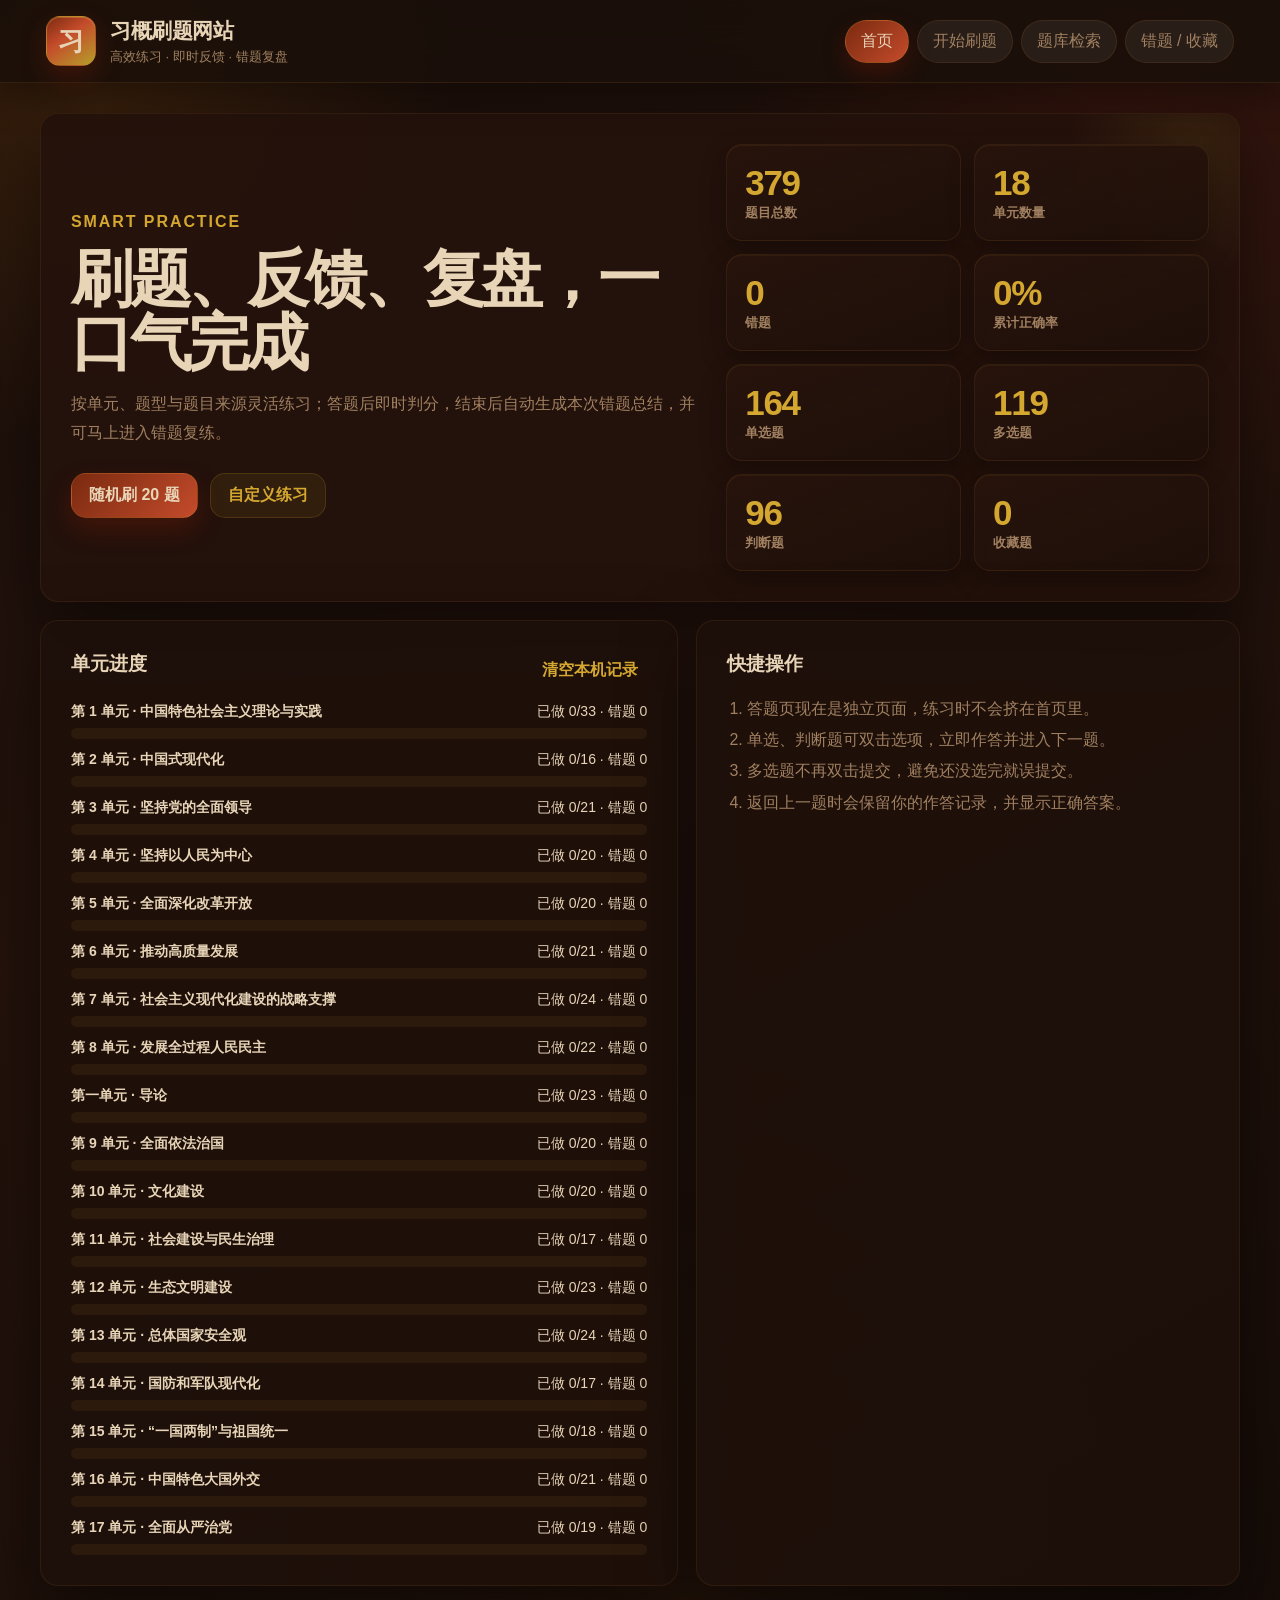
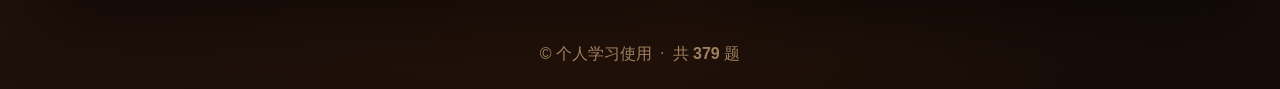
<file: index.html>
<!doctype html>
<html lang="zh-CN">
<head>
  <meta charset="utf-8" />
  <meta name="viewport" content="width=device-width, initial-scale=1" />
  <meta name="description" content="习概高效刷题：单元练习、错题复盘、收藏题与本地记录。" />
  <title>习概刷题网站</title>
  <link rel="stylesheet" href="styles.css" />
</head>
<body data-page="home">
  <header class="site-header">
    <a class="brand brand-link" href="index.html" aria-label="返回首页">
      <span class="logo" aria-hidden="true">习</span>
      <div>
        <h1>习概刷题网站</h1>
        <p>高效练习 · 即时反馈 · 错题复盘</p>
      </div>
    </a>
    <nav class="tabs" aria-label="主导航">
      <button class="tab active" data-view="home">首页</button>
      <a class="tab link-tab" href="practice.html">开始刷题</a>
      <button class="tab" data-view="bank">题库检索</button>
      <button class="tab" data-view="saved">错题 / 收藏</button>
    </nav>
  </header>

  <main>
    <section id="view-home" class="view active">
      <div class="hero card">
        <div>
          <p class="eyebrow">Smart Practice</p>
          <h2>刷题、反馈、复盘，一口气完成</h2>
          <p class="muted">按单元、题型与题目来源灵活练习；答题后即时判分，结束后自动生成本次错题总结，并可马上进入错题复练。</p>
          <div class="hero-actions">
            <a class="primary button-link" href="practice.html?quick=1">随机刷 20 题</a>
            <a class="secondary button-link" href="practice.html">自定义练习</a>
          </div>
        </div>
        <div class="stats-grid" id="statsGrid"></div>
      </div>

      <div class="layout-two">
        <section class="card glass-card">
          <div class="section-head">
            <h3>单元进度</h3>
            <button class="text-btn" id="resetProgress">清空本机记录</button>
          </div>
          <div id="unitProgress" class="unit-progress"></div>
        </section>
        <section class="card glass-card">
          <h3>快捷操作</h3>
          <ol class="tips">
            <li>答题页现在是独立页面，练习时不会挤在首页里。</li>
            <li>单选、判断题可双击选项，立即作答并进入下一题。</li>
            <li>多选题不再双击提交，避免还没选完就误提交。</li>
            <li>返回上一题时会保留你的作答记录，并显示正确答案。</li>
          </ol>
        </section>
      </div>
    </section>

    <section id="view-bank" class="view">
      <div class="card">
        <div class="section-head wrap">
          <div>
            <h2>题库检索</h2>
            <p class="muted">可按关键词、单元、题型筛选，并展开查看答案。</p>
          </div>
          <div class="search-row">
            <input id="searchInput" type="search" placeholder="搜索题干或选项，例如：依法治国" />
            <select id="bankUnitFilter"></select>
            <select id="bankTypeFilter">
              <option value="all">全部题型</option>
              <option value="single">单选题</option>
              <option value="multiple">多选题</option>
              <option value="judge">判断题</option>
            </select>
          </div>
        </div>
        <div id="bankList" class="bank-list"></div>
      </div>
    </section>

    <section id="view-saved" class="view">
      <div class="layout-two saved-layout">
        <section class="card">
          <div class="section-head wrap">
            <div>
              <h2>错题本</h2>
              <p class="muted">错题会按章节归档。可练全部错题，也可只练某一章错题。</p>
            </div>
            <div class="head-actions">
              <a class="primary button-link" id="practiceAllWrong" href="practice.html?pool=wrong">练习全部错题</a>
              <button class="text-btn" id="clearWrong">清空错题</button>
            </div>
          </div>
          <div id="wrongChapterList" class="chapter-wrong-list"></div>
          <div id="wrongList" class="bank-list compact"></div>
        </section>
        <section class="card">
          <div class="section-head">
            <h2>收藏题</h2>
            <button class="text-btn" id="clearStarred">清空收藏</button>
          </div>
          <div id="starredList" class="bank-list compact"></div>
        </section>
      </div>
    </section>
  </main>

  <footer>
    <span>© 个人学习使用</span>
    <span>·</span>
    <span>共 <strong id="footerTotal">0</strong> 题</span>
  </footer>

  <script src="questions.js"></script>
  <script src="app.js"></script>
</body>
</html>
</file>
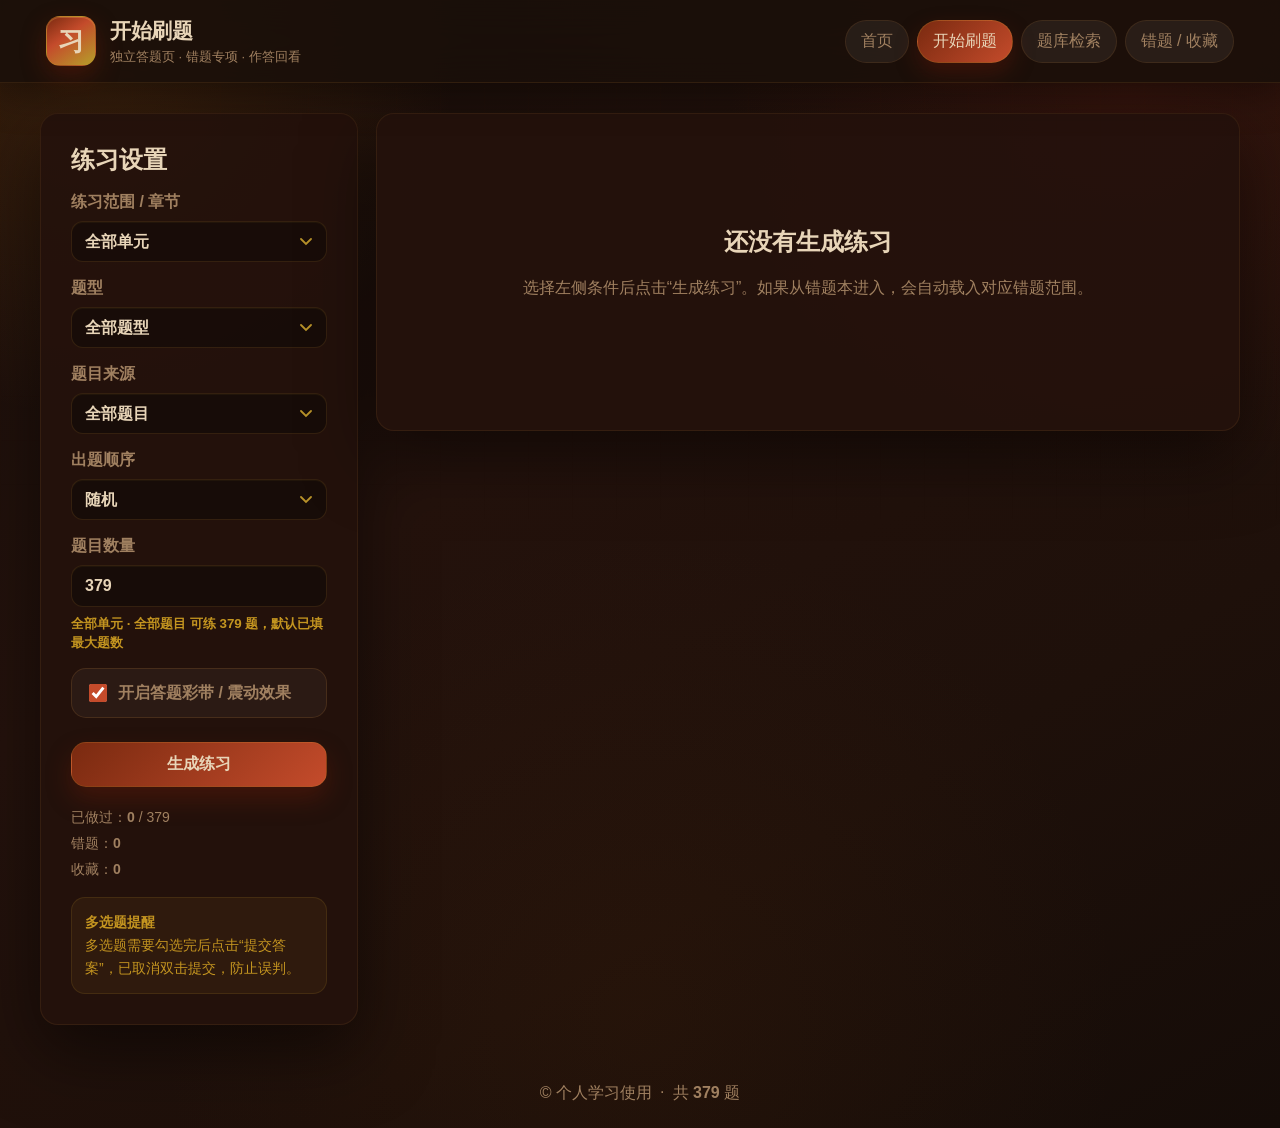
<file: practice.html>
<!doctype html>
<html lang="zh-CN">
<head>
  <meta charset="utf-8" />
  <meta name="viewport" content="width=device-width, initial-scale=1" />
  <meta name="description" content="习概刷题练习页：自定义练习、错题练习、作答记录回看。" />
  <title>开始刷题 · 习概刷题网站</title>
  <link rel="stylesheet" href="styles.css" />
</head>
<body data-page="practice">
  <header class="site-header">
    <a class="brand brand-link" href="index.html" aria-label="返回首页">
      <span class="logo" aria-hidden="true">习</span>
      <div>
        <h1>开始刷题</h1>
        <p>独立答题页 · 错题专项 · 作答回看</p>
      </div>
    </a>
    <nav class="tabs" aria-label="主导航">
      <a class="tab link-tab" href="index.html#home">首页</a>
      <span class="tab active">开始刷题</span>
      <a class="tab link-tab" href="index.html#bank">题库检索</a>
      <a class="tab link-tab" href="index.html#saved">错题 / 收藏</a>
    </nav>
  </header>

  <main>
    <section class="view active">
      <div class="practice-shell">
        <aside class="controls card">
          <h2>练习设置</h2>
          <label>练习范围 / 章节
            <select id="unitFilter"></select>
          </label>
          <label>题型
            <select id="typeFilter">
              <option value="all">全部题型</option>
              <option value="single">单选题</option>
              <option value="multiple">多选题</option>
              <option value="judge">判断题</option>
            </select>
          </label>
          <label>题目来源
            <select id="poolFilter">
              <option value="all">全部题目</option>
              <option value="wrong">错题练习</option>
              <option value="starred">只刷收藏</option>
              <option value="unseen">优先未做</option>
            </select>
          </label>
          <label>出题顺序
            <select id="orderFilter">
              <option value="shuffle">随机</option>
              <option value="origin">原始顺序</option>
            </select>
          </label>
          <label>题目数量
            <input id="countInput" type="number" min="1" max="200" value="20" />
            <small class="form-hint" id="countHint">默认当前范围全部题</small>
          </label>
          <label class="toggle-line">
            <input id="effectsToggle" type="checkbox" checked />
            <span>开启答题彩带 / 震动效果</span>
          </label>
          <button class="primary full" id="startPractice">生成练习</button>
          <div class="mini-stats" id="practiceMiniStats"></div>
          <div class="side-note">
            <strong>多选题提醒</strong><br>
            多选题需要勾选完后点击“提交答案”，已取消双击提交，防止误判。
          </div>
        </aside>

        <section class="question-area card" aria-live="polite">
          <div id="questionBox" class="question-empty">
            <h2>还没有生成练习</h2>
            <p class="muted">选择左侧条件后点击“生成练习”。如果从错题本进入，会自动载入对应错题范围。</p>
          </div>
        </section>
      </div>
    </section>
  </main>

  <footer>
    <span>© 个人学习使用</span>
    <span>·</span>
    <span>共 <strong id="footerTotal">0</strong> 题</span>
  </footer>

  <script src="questions.js"></script>
  <script src="app.js"></script>
</body>
</html>
</file>
<file: styles.css>
:root {
  --bg: #1a0f0a;
  --surface: rgba(36, 18, 12, 0.92);
  --text: #e8d5b8;
  --muted: #a08060;
  --line: rgba(180, 120, 50, 0.2);
  --primary: #c44b2b;
  --primary-dark: #8b2a10;
  --primary-soft: rgba(196, 75, 43, 0.15);
  --gold: #b8922a;
  --gold-light: #d4a830;
  --rose: #a34430;
  --success: #5a8a3a;
  --danger: #b03020;
  --warning: #c49520;
  --shadow: 0 26px 70px rgba(0, 0, 0, 0.5);
  --shadow-soft: 0 14px 34px rgba(0, 0, 0, 0.35);
  --radius: 18px;
}

* { box-sizing: border-box; }
html { scroll-behavior: smooth; }
body {
  margin: 0;
  font-family: -apple-system, BlinkMacSystemFont, "Segoe UI", "Microsoft YaHei", "PingFang SC", sans-serif;
  color: var(--text);
  background:
    radial-gradient(circle at 8% 6%, rgba(180, 100, 20, 0.2) 0, transparent 22rem),
    radial-gradient(circle at 88% 8%, rgba(160, 40, 20, 0.15) 0, transparent 25rem),
    radial-gradient(circle at 50% 90%, rgba(100, 50, 10, 0.12) 0, transparent 30rem),
    linear-gradient(150deg, #1a0f0a 0%, #24120c 40%, #1e100a 70%, #150c08 100%);
  min-height: 100vh;
  overflow-x: hidden;
}
body::before {
  content: "";
  position: fixed;
  inset: 0;
  pointer-events: none;
  background-image:
    linear-gradient(rgba(180,120,50,.06) 1px, transparent 1px),
    linear-gradient(90deg, rgba(180,120,50,.06) 1px, transparent 1px);
  background-size: 44px 44px;
  mask-image: linear-gradient(to bottom, rgba(0,0,0,.5), transparent 72%);
  opacity: 0.6;
}
body::after {
  content: "";
  position: fixed;
  inset: 0;
  pointer-events: none;
  background:
    repeating-linear-gradient(
      0deg,
      transparent,
      transparent 2px,
      rgba(0,0,0,.03) 2px,
      rgba(0,0,0,.03) 4px
    );
  mix-blend-mode: multiply;
  opacity: 0.3;
}

button, input, select { font: inherit; }
button { cursor: pointer; border: 0; }
button:disabled { cursor: not-allowed; opacity: .55; transform: none !important; }
a { color: inherit; text-decoration: none; }
code { background: rgba(184,146,42,.1); padding: 2px 6px; border-radius: 7px; color: var(--gold-light); }

.site-header {
  position: sticky;
  top: 0;
  z-index: 10;
  backdrop-filter: blur(22px) saturate(1.1);
  background: rgba(26, 15, 10, 0.88);
  border-bottom: 1px solid rgba(180, 120, 50, 0.15);
  box-shadow: 0 10px 38px rgba(0, 0, 0, 0.4);
  padding: 16px clamp(16px, 4vw, 46px);
  display: flex;
  gap: 18px;
  align-items: center;
  justify-content: space-between;
}

.brand { display: flex; align-items: center; gap: 14px; }
.brand-link { transition: transform .16s ease; }
.brand-link:hover { transform: translateY(-1px); }
.logo {
  display: grid;
  place-items: center;
  width: 50px;
  height: 50px;
  border-radius: 14px;
  color: #e8d5b8;
  font-weight: 950;
  font-size: 26px;
  background: linear-gradient(145deg, #7a2a10, #c44b2b 40%, #b8922a 90%);
  box-shadow: 0 10px 24px rgba(120, 30, 10, .4), inset 0 1px 0 rgba(255,200,100,.25);
  border: 1px solid rgba(184, 146, 42, 0.3);
}
.brand h1 { margin: 0; font-size: 21px; letter-spacing: -.02em; }
.brand p { margin: 3px 0 0; color: var(--muted); font-size: 13px; }

.tabs { display: flex; flex-wrap: wrap; gap: 8px; justify-content: flex-end; }
.tab {
  display: inline-flex;
  align-items: center;
  justify-content: center;
  background: rgba(255, 255, 255, 0.06);
  color: var(--muted);
  padding: 10px 15px;
  border-radius: 999px;
  border: 1px solid rgba(180, 120, 50, 0.15);
  transition: transform .18s ease, box-shadow .18s ease, background .18s ease, color .18s ease;
}
.tab:hover { transform: translateY(-1px); box-shadow: var(--shadow-soft); color: var(--gold-light); border-color: rgba(184, 146, 42, 0.3); }
.tab.active {
  color: #e8d5b8;
  background: linear-gradient(135deg, #7a2a10, #c44b2b);
  box-shadow: 0 10px 22px rgba(120, 30, 10, .35);
  border-color: rgba(184, 146, 42, 0.25);
}
.link-tab { min-height: 42px; }

main { width: min(1200px, calc(100% - 32px)); margin: 30px auto 58px; position: relative; z-index: 1; }
.view { display: none; animation: fadeUp .24s ease both; }
.view.active { display: block; }
@keyframes fadeUp { from { opacity: 0; transform: translateY(8px); } to { opacity: 1; transform: translateY(0); } }

.card {
  background: var(--surface);
  border: 1px solid rgba(180, 120, 50, 0.12);
  border-radius: var(--radius);
  box-shadow: var(--shadow);
  padding: clamp(18px, 3vw, 30px);
  backdrop-filter: blur(12px);
}
.glass-card { background: rgba(30, 16, 10, 0.85); }
.hero {
  display: grid;
  grid-template-columns: 1.13fr .87fr;
  align-items: center;
  gap: 28px;
  min-height: 316px;
  overflow: hidden;
  position: relative;
}
.hero::after {
  content: "";
  position: absolute;
  width: 260px;
  height: 260px;
  border-radius: 999px;
  right: -84px;
  top: -94px;
  background: radial-gradient(circle, rgba(184, 146, 42, .12), transparent 68%);
}
.eyebrow { color: var(--gold-light); font-weight: 900; letter-spacing: .12em; text-transform: uppercase; }
h2, h3 { margin: 0 0 12px; }
.hero h2 {
  max-width: 760px;
  font-size: clamp(34px, 5vw, 62px);
  line-height: 1.03;
  letter-spacing: -0.055em;
}
.muted { color: var(--muted); line-height: 1.78; }
.hero-actions, .head-actions { display: flex; flex-wrap: wrap; gap: 12px; margin-top: 26px; }
.head-actions { margin-top: 0; align-items: center; }
.primary, .secondary, .ghost, .danger-btn, .button-link {
  border-radius: 15px;
  padding: 11px 17px;
  font-weight: 800;
  transition: transform .14s ease, box-shadow .14s ease, background .14s ease, border-color .14s ease;
  display: inline-flex;
  align-items: center;
  justify-content: center;
  gap: 8px;
}
.primary {
  color: #e8d5b8;
  background: linear-gradient(135deg, #7a2a10, #c44b2b);
  box-shadow: 0 12px 24px rgba(120, 30, 10, .35);
  border: 1px solid rgba(184, 146, 42, 0.2);
}
.primary:hover { transform: translateY(-2px); box-shadow: 0 16px 30px rgba(120, 30, 10, .45); }
.secondary {
  color: var(--gold-light);
  background: rgba(184, 146, 42, 0.1);
  border: 1px solid rgba(184, 146, 42, 0.2);
}
.secondary:hover, .ghost:hover { transform: translateY(-1px); box-shadow: var(--shadow-soft); }
.ghost { color: var(--text); background: rgba(255, 255, 255, 0.05); border: 1px solid rgba(180, 120, 50, 0.12); }
.danger-btn { color: #e8d5b8; background: rgba(176, 48, 32, 0.6); }
.full { width: 100%; margin-top: 8px; }
.text-btn { color: var(--gold-light); background: transparent; padding: 7px 9px; border-radius: 12px; font-weight: 800; }
.text-btn:hover { background: rgba(184, 146, 42, 0.12); }
.disabled-link { opacity: .4; pointer-events: none; filter: grayscale(.4); }

.stats-grid { display: grid; grid-template-columns: repeat(2, minmax(0, 1fr)); gap: 13px; position: relative; z-index: 1; }
.stat {
  padding: 18px;
  border-radius: 16px;
  background: linear-gradient(160deg, rgba(40, 20, 12, 0.9), rgba(30, 15, 10, 0.85));
  border: 1px solid rgba(180, 120, 50, 0.12);
  box-shadow: inset 0 1px 0 rgba(184, 146, 42, 0.08), 0 10px 26px rgba(0, 0, 0, 0.3);
}
.stat strong { font-size: 35px; display: block; letter-spacing: -.035em; color: var(--gold-light); }
.stat span { color: var(--muted); font-size: 13px; font-weight: 700; }

.layout-two { display: grid; grid-template-columns: 1.08fr .92fr; gap: 18px; margin-top: 18px; }
.saved-layout { grid-template-columns: 1.15fr .85fr; }
.section-head { display: flex; align-items: center; justify-content: space-between; gap: 12px; margin-bottom: 14px; }
.section-head.wrap { align-items: flex-start; flex-wrap: wrap; }
.tips { padding-left: 20px; color: var(--muted); line-height: 1.95; margin-bottom: 0; }
.unit-progress { display: grid; gap: 12px; }
.unit-progress-item { display: grid; gap: 7px; }
.unit-progress-top { display: flex; justify-content: space-between; gap: 16px; font-size: 14px; }
.bar { height: 11px; background: rgba(180, 120, 50, 0.1); border-radius: 999px; overflow: hidden; }
.bar > span { display: block; height: 100%; background: linear-gradient(90deg, #7a2a10, #b8922a); border-radius: inherit; box-shadow: 0 0 14px rgba(184, 146, 42, .25); }

.practice-shell { display: grid; grid-template-columns: 318px minmax(0, 1fr); gap: 18px; align-items: start; }
.controls { position: sticky; top: 104px; }
.controls h2 { font-size: 24px; }
.controls label { display: grid; gap: 8px; color: var(--muted); font-weight: 800; margin: 16px 0; }
.form-hint { color: var(--warning); font-weight: 700; line-height: 1.4; }
.toggle-line {
  grid-template-columns: auto 1fr !important;
  align-items: center;
  padding: 12px 13px;
  border: 1px solid var(--line);
  border-radius: 15px;
  background: rgba(255,255,255,0.04);
}
.toggle-line input { width: 18px; height: 18px; accent-color: var(--primary); }
select, input[type="number"], input[type="search"] {
  width: 100%;
  border: 1px solid rgba(180, 120, 50, 0.18);
  background: rgba(20, 12, 8, 0.7);
  color: var(--text);
  border-radius: 12px;
  padding: 11px 13px;
  outline: none;
  box-shadow: inset 0 1px 0 rgba(184, 146, 42, 0.06);
  -webkit-appearance: none;
  appearance: none;
}
select {
  background-image: url("data:image/svg+xml,%3Csvg xmlns='http://www.w3.org/2000/svg' width='12' height='8' viewBox='0 0 12 8'%3E%3Cpath d='M1 1l5 5 5-5' stroke='%23b8922a' stroke-width='1.8' fill='none' stroke-linecap='round'/%3E%3C/svg%3E");
  background-repeat: no-repeat;
  background-position: right 14px center;
  padding-right: 38px;
  cursor: pointer;
  transition: border-color .18s ease, box-shadow .18s ease;
}
select:hover { border-color: rgba(184, 146, 42, 0.35); }
select:focus, input:focus { border-color: rgba(184, 146, 42, 0.45); box-shadow: 0 0 0 3px rgba(184, 146, 42, 0.12); }
select option {
  background: #1a0f0a;
  color: var(--text);
  padding: 8px 12px;
}
.mini-stats { margin-top: 18px; color: var(--muted); font-size: 14px; line-height: 1.85; }
.side-note { margin-top: 14px; padding: 13px; border-radius: 14px; background: rgba(184, 146, 42, 0.08); color: var(--warning); border: 1px solid rgba(184,146,42,.15); line-height: 1.65; font-size: 14px; }
.question-empty { text-align: center; padding: 82px 20px; }
.question-card, .question-summary { min-height: 560px; }
.question-meta { display: flex; flex-wrap: wrap; gap: 8px; margin-bottom: 18px; }
.pill {
  display: inline-flex; align-items: center; gap: 6px;
  padding: 6px 11px;
  border-radius: 999px;
  background: rgba(255, 255, 255, 0.05);
  border: 1px solid rgba(180, 120, 50, 0.12);
  color: var(--muted);
  font-size: 13px;
  font-weight: 800;
}
.pill.red { color: #d4754a; background: rgba(196, 75, 43, 0.1); border-color: rgba(196, 75, 43, 0.2); }
.pill.green { color: #7aaa4a; background: rgba(90, 138, 58, 0.1); border-color: rgba(90, 138, 58, 0.2); }
.question-title { font-size: clamp(21px, 2.25vw, 29px); line-height: 1.58; margin: 0 0 10px; letter-spacing: -.015em; }
.quick-hint { margin: 0 0 18px; color: var(--warning); font-size: 14px; font-weight: 700; }
.warning-hint { background: rgba(184, 146, 42, 0.08); border: 1px solid rgba(184,146,42,.15); padding: 10px 12px; border-radius: 14px; }
.options { display: grid; gap: 13px; }
.option {
  display: grid;
  grid-template-columns: auto 1fr;
  gap: 13px;
  align-items: start;
  padding: 16px;
  border: 1px solid rgba(180, 120, 50, 0.12);
  border-radius: 14px;
  background: rgba(30, 16, 10, 0.7);
  box-shadow: 0 6px 18px rgba(0, 0, 0, 0.2);
  transition: transform .14s ease, box-shadow .14s ease, border-color .14s ease, background .14s ease;
  user-select: none;
}
.option:hover { border-color: rgba(184, 146, 42, 0.35); background: rgba(40, 22, 14, 0.8); transform: translateY(-1px); box-shadow: 0 10px 22px rgba(0, 0, 0, 0.3); }
.option input { transform: translateY(3px); accent-color: var(--primary); }
.option.selected { border-color: rgba(184, 146, 42, 0.5); background: rgba(184, 146, 42, 0.08); }
.option.correct { border-color: rgba(90, 138, 58, 0.5); background: rgba(90, 138, 58, 0.08); }
.option.wrong { border-color: rgba(176, 48, 32, 0.5); background: rgba(176, 48, 32, 0.08); }
.option-key { font-weight: 950; color: var(--gold-light); }
.result-box {
  margin-top: 18px;
  padding: 17px;
  border-radius: 14px;
  border: 1px solid var(--line);
  background: rgba(30, 16, 10, 0.75);
  line-height: 1.85;
  box-shadow: inset 0 1px 0 rgba(184, 146, 42, 0.06);
}
.result-box.ok { border-color: rgba(90, 138, 58, .3); background: rgba(90, 138, 58, 0.08); color: #7aaa4a; }
.result-box.bad { border-color: rgba(176, 48, 32, .3); background: rgba(176, 48, 32, 0.08); color: #d4754a; }
.action-row { display: flex; flex-wrap: wrap; gap: 10px; justify-content: space-between; margin-top: 23px; }
.action-row .left, .action-row .right { display: flex; flex-wrap: wrap; gap: 10px; }
.progress-line { margin: 18px 0; display: flex; gap: 14px; align-items: center; color: var(--muted); font-weight: 800; }
.progress-line .bar { flex: 1; }

.search-row { display: grid; grid-template-columns: minmax(210px, 1fr) 220px 150px; gap: 10px; width: min(100%, 700px); }
.bank-list { display: grid; gap: 12px; }
.bank-subtitle { margin-top: 18px; font-weight: 900; color: var(--primary-dark); }
.bank-item {
  border: 1px solid rgba(180, 120, 50, 0.12);
  border-radius: 16px;
  background: rgba(30, 16, 10, 0.75);
  padding: 16px;
  box-shadow: 0 6px 18px rgba(0, 0, 0, 0.2);
}
.bank-item summary { cursor: pointer; font-weight: 850; line-height: 1.6; }
.bank-item summary::marker { color: var(--primary); }
.bank-content { margin-top: 12px; color: var(--muted); line-height: 1.8; }
.bank-options { margin: 10px 0 0; padding-left: 0; list-style: none; display: grid; gap: 6px; }
.bank-options li { padding: 9px 11px; border-radius: 11px; background: rgba(255,255,255,0.03); border: 1px solid rgba(180, 120, 50, 0.08); }
.compact .bank-item { box-shadow: none; }
.empty-msg { color: var(--muted); padding: 24px; border: 1px dashed rgba(180, 120, 50, 0.2); border-radius: 14px; text-align: center; background: rgba(255,255,255,0.02); }
.success-msg { color: #7aaa4a; border-color: rgba(90,138,58,.2); background: rgba(90,138,58,0.06); }
.bad-msg { color: #d4754a; border-color: rgba(176,48,32,.2); background: rgba(176,48,32,0.06); }
.chapter-wrong-list { display: grid; gap: 10px; margin-bottom: 14px; }
.chapter-wrong-card {
  display: flex;
  align-items: center;
  justify-content: space-between;
  gap: 12px;
  padding: 15px;
  border-radius: 14px;
  background: linear-gradient(135deg, rgba(36,18,12,0.85), rgba(40,22,14,0.8));
  border: 1px solid rgba(184,146,42,0.15);
  box-shadow: 0 6px 18px rgba(0, 0, 0, 0.25);
}
.chapter-wrong-card strong { display: block; line-height: 1.5; }
.chapter-wrong-card span { display: block; margin-top: 3px; color: var(--muted); font-size: 13px; font-weight: 800; }

.summary-hero {
  padding: 24px;
  border-radius: 20px;
  color: #e8d5b8;
  background:
    radial-gradient(circle at 12% 0, rgba(184,146,42,.15), transparent 30%),
    linear-gradient(145deg, #4a1a0a, #7a2a10 45%, #5a2008);
  box-shadow: 0 18px 38px rgba(0, 0, 0, 0.4);
  border: 1px solid rgba(184, 146, 42, 0.15);
}
.summary-hero .eyebrow { color: var(--gold-light); margin-top: 0; }
.summary-hero h2 { font-size: clamp(30px, 4vw, 46px); margin-bottom: 8px; }
.summary-hero p { margin-bottom: 0; line-height: 1.75; color: var(--muted); }
.summary-stats { display: grid; grid-template-columns: repeat(4, minmax(0, 1fr)); gap: 12px; margin: 18px 0; }
.summary-stats div {
  padding: 18px;
  border-radius: 16px;
  background: rgba(30, 16, 10, 0.8);
  border: 1px solid rgba(180,120,50,0.12);
  box-shadow: var(--shadow-soft);
}
.summary-stats strong { display: block; font-size: 34px; letter-spacing: -.04em; color: var(--gold-light); }
.summary-stats span { color: var(--muted); font-weight: 800; font-size: 13px; }
.review-panel { display: grid; gap: 12px; }
.wrong-chapter-block { display: grid; gap: 10px; }
.wrong-chapter-head { display: flex; justify-content: space-between; gap: 12px; padding: 12px 14px; border-radius: 14px; background: rgba(184, 146, 42, 0.08); color: var(--warning); font-weight: 900; border: 1px solid rgba(184, 146, 42, 0.12); }
.wrong-summary-item {
  padding: 17px;
  border-radius: 16px;
  background: rgba(30, 16, 10, 0.75);
  border: 1px solid rgba(176, 48, 32, 0.15);
  box-shadow: 0 6px 18px rgba(0, 0, 0, 0.2);
}
.wrong-summary-item h4 { margin: 0 0 10px; line-height: 1.65; font-size: 17px; }
.wrong-summary-item p { margin: 7px 0; line-height: 1.75; }
.summary-actions { align-items: center; }

.confetti-wrap { position: fixed; left: 0; top: 0; width: 100%; height: 100%; pointer-events: none; overflow: hidden; z-index: 999; }
.confetti-piece { position: absolute; top: -18px; width: 9px; height: 14px; border-radius: 3px; animation: confettiFall 1.08s cubic-bezier(.16,.84,.44,1) forwards; }
@keyframes confettiFall { 0% { transform: translate3d(0, -20px, 0) rotate(0deg); opacity: 1; } 100% { transform: translate3d(var(--x), 105vh, 0) rotate(var(--r)); opacity: 0; } }
.shake { animation: shake .34s ease; }
@keyframes shake { 0%, 100% { transform: translateX(0); } 20% { transform: translateX(-8px); } 40% { transform: translateX(7px); } 60% { transform: translateX(-5px); } 80% { transform: translateX(3px); } }

footer { width: min(1200px, calc(100% - 32px)); margin: 0 auto 24px; display: flex; gap: 8px; justify-content: center; color: var(--muted); position: relative; z-index: 1; }

@media (max-width: 960px) {
  .site-header { position: static; align-items: flex-start; flex-direction: column; }
  .tabs { justify-content: flex-start; }
  .hero, .layout-two, .practice-shell, .saved-layout { grid-template-columns: 1fr; }
  .controls { position: static; }
  .search-row { grid-template-columns: 1fr; width: 100%; }
  .summary-stats { grid-template-columns: repeat(2, minmax(0, 1fr)); }
}

@media (max-width: 560px) {
  main { width: min(100% - 20px, 1200px); margin-top: 16px; }
  .card { border-radius: 20px; padding: 16px; }
  .stats-grid, .summary-stats { grid-template-columns: 1fr; }
  .brand p { display: none; }
  .tab { padding: 9px 10px; }
  .question-title { font-size: 20px; }
  .action-row, .action-row .left, .action-row .right, .head-actions { display: grid; width: 100%; }
  .action-row button, .action-row a, .head-actions button, .head-actions a { width: 100%; }
  .chapter-wrong-card { align-items: stretch; flex-direction: column; }
}
</file>
